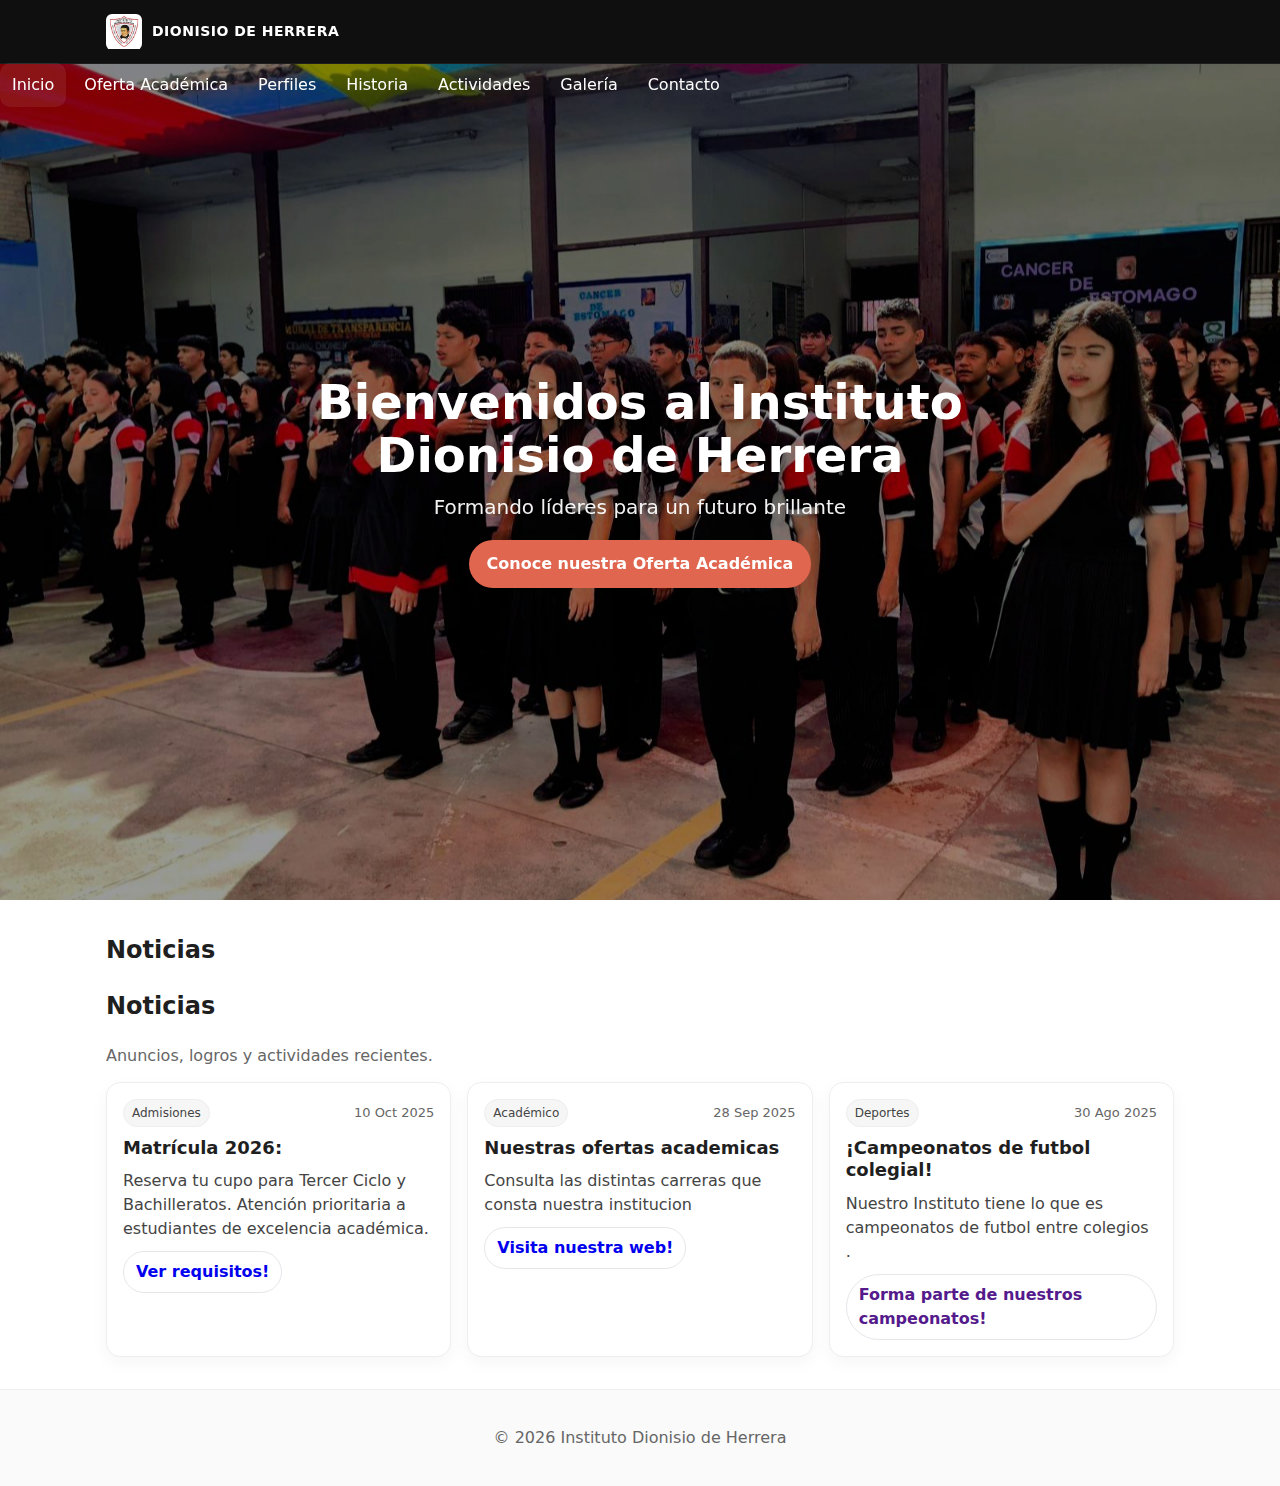
<file: index.html>
<!DOCTYPE html>
<html lang="es">
<head>
  <meta charset="utf-8" />
  <meta name="viewport" content="width=device-width, initial-scale=1" />
  <title>Instituto Dionisio de Herrera</title>

  <!-- Cambia aquí el nombre de TU imagen de portada si no es "hero-index.jpg" -->
  <style> :root{ --hero-img: url('fondo1.jpg'); } </style>

  <link rel="stylesheet" href="index.css">
</head>
<body>
  <!-- HEADER -->
  <header class="header" role="banner">
    <div class="header-inner">
      <a class="logo" href="index.html">
        <img src="logo.jpg" alt="Instituto Dionisio de Herrera" class="logo-img">
        <span class="logo-text">DIONISIO DE HERRERA</span>
      </a>

      <button id="menuBtn" class="menu-btn" aria-expanded="false" aria-controls="menu" aria-label="Abrir menú">
        ☰ Menú
      </button>
    </div>

    <!-- MENÚ -->
    <nav id="menu" class="menu" aria-hidden="true">
      <ul>
        <li><a href="index.html" aria-current="page">Inicio</a></li>
        <li><a href="oferta.html">Oferta Académica</a></li>
        <li><a href="perfil.html">Perfiles</a></li>
        <li><a href="historia.html">Historia</a></li>
        <li><a href="actividades.html">Actividades</a></li>
        <li><a href="galeria.html">Galería</a></li>
        <li><a href="contacto.html">Contacto</a></li>
      </ul>
    </nav>
  </header>

  <!-- HERO con slideshow -->
<section id="hero" class="hero" role="region" aria-label="Bienvenida">
  <!-- capas de fondo para el crossfade -->
  <div class="hero-bg hero-bg-a"></div>
  <div class="hero-bg hero-bg-b"></div>

  <div class="hero-overlay"></div>
  <div class="hero-content">
    <h1>Bienvenidos al Instituto<br>Dionisio de Herrera</h1>
    <p>Formando líderes para un futuro brillante</p>
    <a class="btn" href="oferta.html">Conoce nuestra Oferta Académica</a>
  </div>
</section>

  <!-- CONTENIDO -->
  <main class="main">
    <!-- Tu contenido de inicio -->
    <h2>Noticias</h2>
    <section class="news" aria-label="Noticias del Instituto">
  <div class="news-header">
    <h2>Noticias</h2>
    <p class="news-sub">Anuncios, logros y actividades recientes.</p>
  </div>

  <div class="news-grid" id="newsGrid">
    <!-- Ejemplos: cambia títulos, textos, fechas y enlaces -->
    <article class="news-card" data-date="2025-10-10" data-cat="Admisiones">
      <div class="news-meta">
        <span class="badge">Admisiones</span>
        <time datetime="2025-10-10">10 Oct 2025</time>
      </div>
      <h3>Matrícula 2026:</h3>
      <p>Reserva tu cupo para Tercer Ciclo y Bachilleratos. Atención prioritaria a estudiantes de excelencia académica.</p>
      <a class="btn-link" href="perfil.html">Ver requisitos!</a>
    </article>

    <article class="news-card" data-date="2025-09-28" data-cat="Académico">
      <div class="news-meta">
        <span class="badge">Académico</span>
        <time datetime="2025-09-28">28 Sep 2025</time>
      </div>
      <h3>Nuestras ofertas academicas</h3>
      <p>Consulta las distintas carreras que consta nuestra institucion</p>
      <a class="btn-link" href="oferta.html" target="_blank" rel="noopener">Visita nuestra web!</a>
    </article>

  
    <article class="news-card" data-date="2025-08-30" data-cat="Deportes">
      <div class="news-meta">
        <span class="badge">Deportes</span>
        <time datetime="2025-08-30">30 Ago 2025</time>
      </div>
      <h3>¡Campeonatos de futbol colegial!</h3>
      <p>Nuestro Instituto tiene lo que es campeonatos de futbol entre colegios .</p>
      <a class="btn-link" href="">Forma parte de nuestros campeonatos!</a>
    </article>

    
  </main>

  <!-- FOOTER -->
  <footer class="footer">
    <p>&copy; <span id="year"></span> Instituto Dionisio de Herrera</p>
  </footer>

  <script src="index.js"></script>
</body>
</html>
</file>
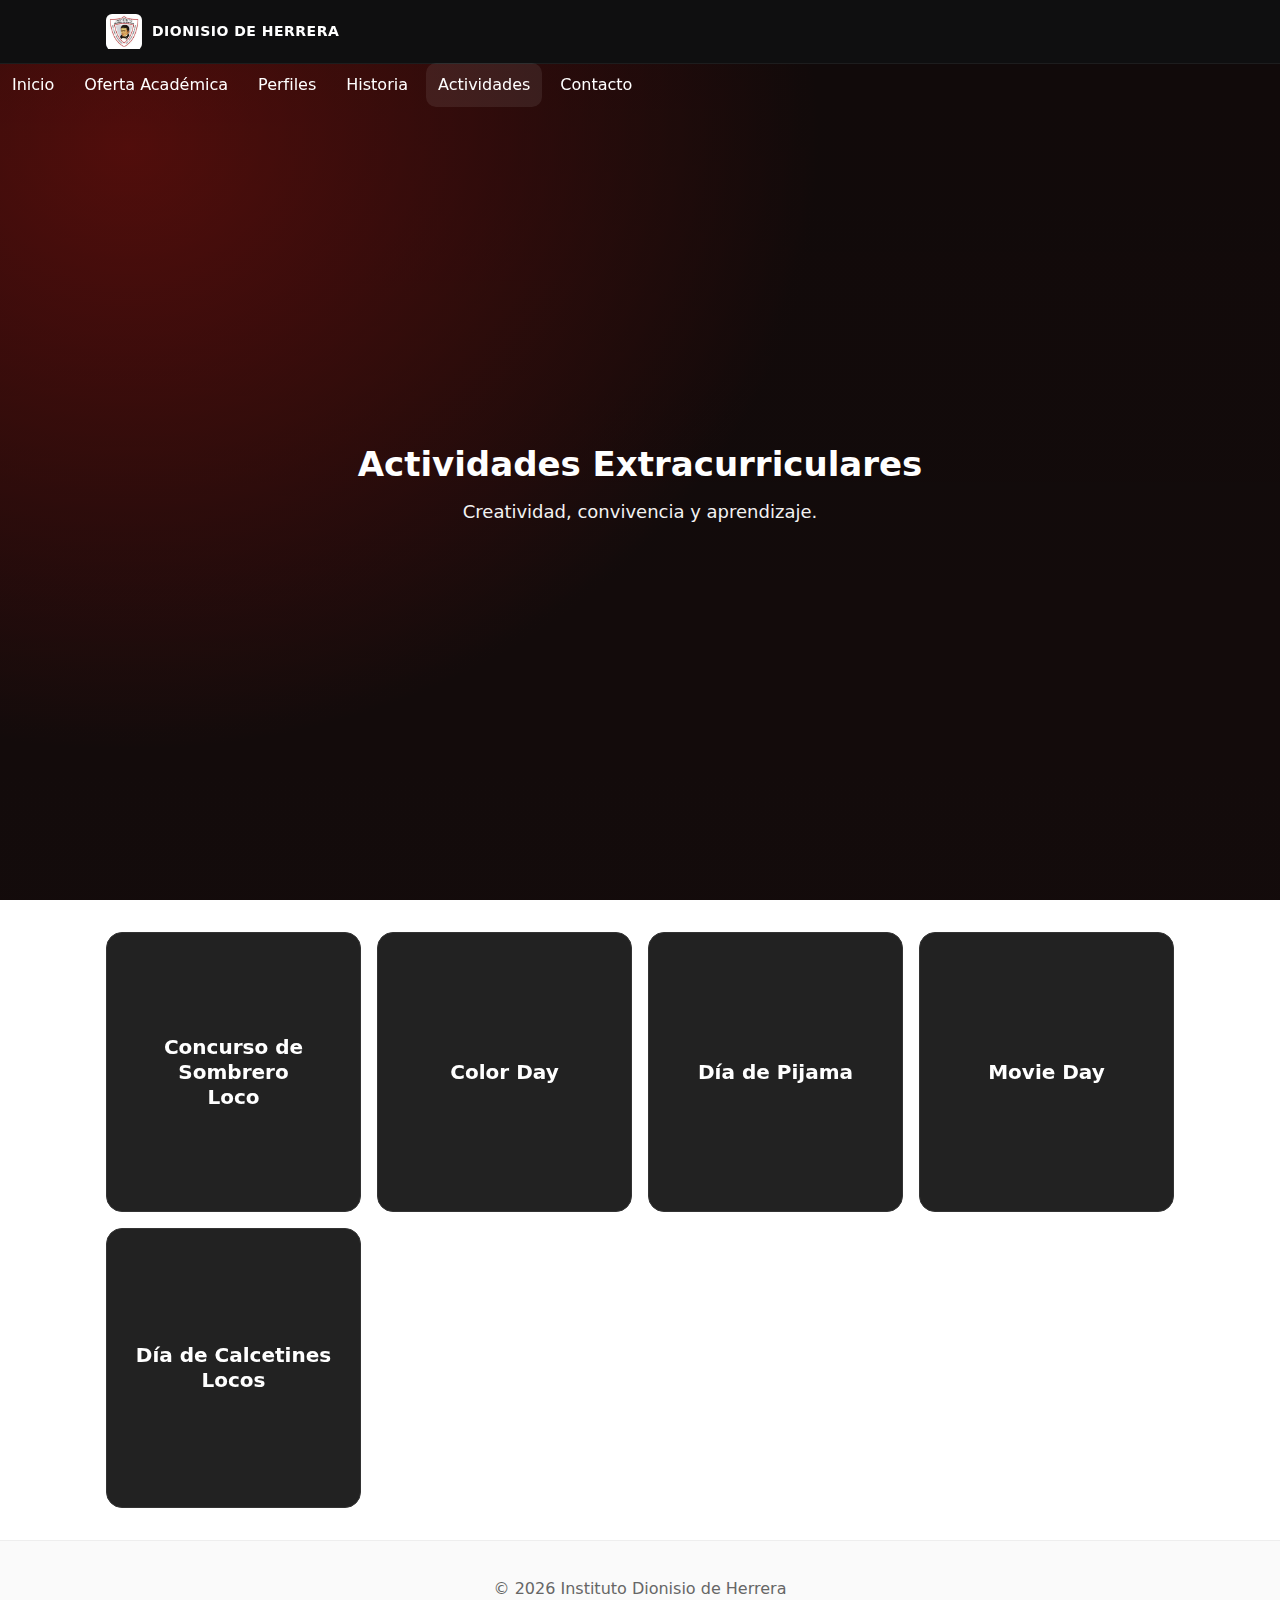
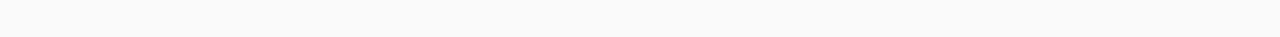
<file: actividades.html>
<!DOCTYPE html>
<html lang="es">
<head>
  <meta charset="utf-8" />
  <meta name="viewport" content="width=device-width, initial-scale=1" />
  <title>Actividades — Instituto Dionisio de Herrera</title>
  <link rel="stylesheet" href="actividades.css">
</head>
<body>
  <!-- HEADER -->
  <header class="header" role="banner">
    <div class="header-inner">
      <a class="logo" href="index.html">
        <img src="logo.jpg" alt="Instituto Dionisio de Herrera" class="logo-img">
        <span class="logo-text">DIONISIO DE HERRERA</span>
      </a>
      <button id="menuBtn" class="menu-btn" aria-expanded="false" aria-controls="menu" aria-label="Abrir menú">☰ Menú</button>
    </div>
    <nav id="menu" class="menu" aria-hidden="true">
      <ul>
        <li><a href="index.html">Inicio</a></li>
        <li><a href="oferta.html">Oferta Académica</a></li>
        <li><a href="perfil.html">Perfiles</a></li>
        <li><a href="historia.html">Historia</a></li>
        <li><a href="actividades.html" aria-current="page">Actividades</a></li>
        <li><a href="contacto.html">Contacto</a></li>
      </ul>
    </nav>
  </header>

  <!-- HERO -->
  <section id="hero" class="hero" aria-label="Creatividad y Aprendizaje">
    <div class="hero-overlay"></div>
    <div class="hero-content">
      <h1>Actividades Extracurriculares</h1>
      <p>Creatividad, convivencia y aprendizaje.</p>
    </div>
  </section>

  <!-- TARJETAS (flip 3D) -->
  <main class="main">
    <section class="cards" aria-label="Tarjetas de actividades">
      <div class="grid" id="cardsGrid">
        <!-- Sombrero -->
        <article class="flip-card" tabindex="0" aria-label="Concurso de Sombrero Loco. Tocar para ver detalles.">
          <div class="flip-inner">
            <div class="flip-front"><h3>Concurso de Sombrero<br>Loco</h3></div>
            <div class="flip-back">
              <img src="sombrero.jpg" alt="Concurso de Sombrero Loco" loading="lazy">
              <p>Premios a la originalidad y reciclaje.</p>
              <span class="tag">Cultura y Recreación</span>
            </div>
          </div>
        </article>

        <!-- Color Day -->
        <article class="flip-card" tabindex="0" aria-label="Color Day. Tocar para ver detalles.">
          <div class="flip-inner">
            <div class="flip-front"><h3>Color Day</h3></div>
            <div class="flip-back">
              <img src="colo.jpg" alt="Color Day" loading="lazy">
              <p>Ropa casual. Aporte para proyectos estudiantiles.</p>
              <span class="tag">Convivencia</span>
            </div>
          </div>
        </article>

        <!-- Pijama -->
        <article class="flip-card" tabindex="0" aria-label="Día de Pijama. Tocar para ver detalles.">
          <div class="flip-inner">
            <div class="flip-front"><h3>Día de Pijama</h3></div>
            <div class="flip-back">
              <img src="pijama.jpg" alt="Día de Pijama" loading="lazy">
              <p>Estilos cómodos y creativos. Jornada divertida.</p>
              <span class="tag">Convivencia</span>
            </div>
          </div>
        </article>

        <!-- Movie Day -->
        <article class="flip-card" tabindex="0" aria-label="Movie Day. Tocar para ver detalles.">
          <div class="flip-inner">
            <div class="flip-front"><h3>Movie Day</h3></div>
            <div class="flip-back">
              <img src="movie.jpg" alt="Movie Day" loading="lazy">
              <p>Proyección con reflexión guiada.</p>
              <span class="tag">Cine-Foro</span>
            </div>
          </div>
        </article>

        <!-- Calcetines Locos -->
        <article class="flip-card" tabindex="0" aria-label="Día de Calcetines Locos. Tocar para ver detalles.">
          <div class="flip-inner">
            <div class="flip-front"><h3>Día de Calcetines<br>Locos</h3></div>
            <div class="flip-back">
              <img src="cal.jpg" alt="Día de Calcetines Locos" loading="lazy">
              <p>Combina colores y patrones fuera de serie.</p>
              <span class="tag">Cultura y Recreación</span>
            </div>
          </div>
        </article>
      </div>
    </section>
  </main>

  <!-- LIGHTBOX -->
  <div id="lightbox" class="lightbox" aria-hidden="true" role="dialog" aria-label="Imagen de actividad">
    <img id="lightboxImg" alt="">
    <button class="lightbox-close" aria-label="Cerrar">×</button>
  </div>

  <footer class="footer">
    <p>&copy; <span id="year"></span> Instituto Dionisio de Herrera</p>
  </footer>

  <script src="actividades.js"></script>
</body>
</html>
</file>
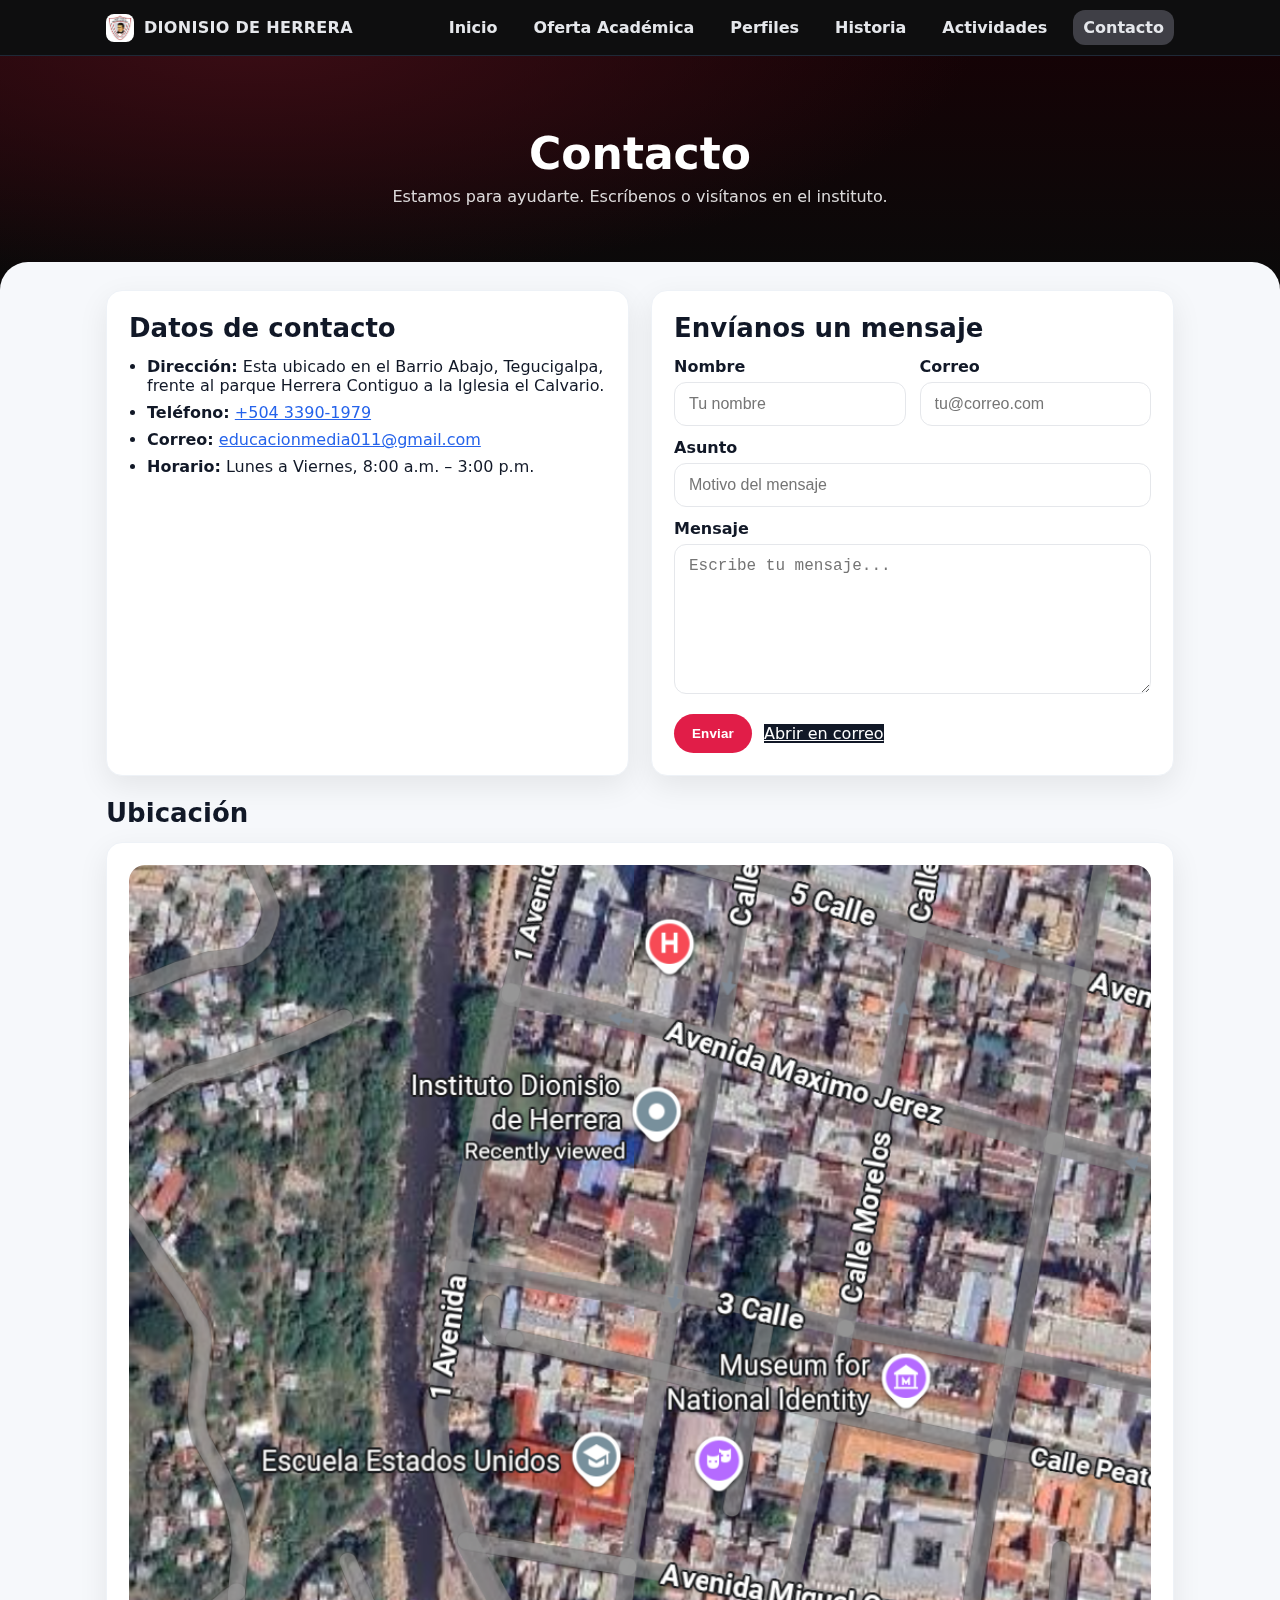
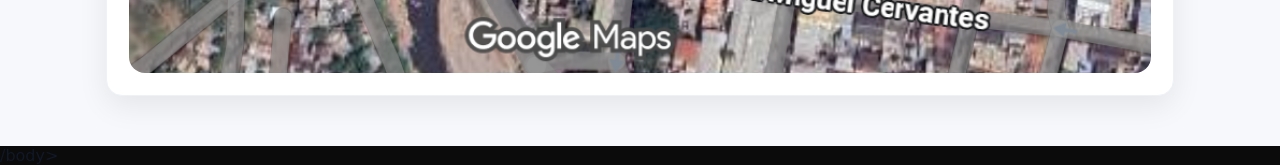
<file: contacto.html>
<!DOCTYPE html>
<html lang="es">
<head>
  <meta charset="utf-8" />
  <meta name="viewport" content="width=device-width,initial-scale=1" />
  <title>Contacto — Instituto Dionisio de Herrera</title>

  <!-- ====== ESTILOS ====== -->
  <style>
    :root{
      --bg:#0b0b0b;            /* fondo global oscuro detrás del héroe */
      --grad1:#150306;         /* rojo oscuro superior */
      --grad2:#0a0a0a;         /* negro inferior */
      --page:#f6f8fb;          /* fondo de página bajo el héroe */
      --card:#ffffff;          /* tarjetas */
      --text:#111827;          /* texto principal */
      --muted:#6b7280;
      --link:#2563eb;
      --ring:#e5e7eb;
      --red:#e11d48;           /* acento */
      --red-700:#b51238;
      --radius:16px;
    }
    *{box-sizing:border-box}
    html,body{margin:0;padding:0}
    body{font-family:system-ui,-apple-system,"Segoe UI",Roboto,Arial,sans-serif;background:var(--bg);color:var(--text)}

    /* ====== NAVBAR BÁSICO ====== */
    .nav{
      position:sticky; top:0; z-index:50;
      background:#0f0f10ee; backdrop-filter:saturate(1.2) blur(6px);
      border-bottom:1px solid #1f2937;
    }
    .nav-inner{
      max-width:1100px;margin:auto;display:flex;align-items:center;gap:18px;
      padding:10px 16px;color:#e5e7eb;
    }
    .brand{display:flex;align-items:center;gap:10px;font-weight:800;letter-spacing:.3px}
    .brand img{width:28px;height:28px;border-radius:8px;display:block}
    .menu{display:flex;gap:16px;margin-left:auto}
    .menu a{
      color:#e5e7eb;text-decoration:none;padding:8px 10px;border-radius:12px;font-weight:600
    }
    .menu a.active{background:#3f3f46}

    /* ====== HERO ====== */
    .hero{
      background: radial-gradient(1200px 420px at 20% -10%, #3b0d15 0%, transparent 60%),
                  linear-gradient(180deg,var(--grad1) 0%, var(--grad2) 100%);
      color:#fff; text-align:center; padding:72px 16px 84px;
    }
    .hero h1{margin:0 0 8px 0; font-size: clamp(28px, 4vw, 44px)}
    .hero p{margin:0; opacity:.85}

    /* ====== CONTENIDO ====== */
    .page{
      background:var(--page);
      border-top-left-radius:28px;border-top-right-radius:28px;
      margin-top:-28px;
      padding:28px 0 50px 0;
    }
    .wrap{max-width:1100px;margin:auto;padding:0 16px}

    .grid{display:grid;gap:22px}
    @media (min-width: 920px){ .grid-2{grid-template-columns: 1fr 1fr} }

    .card{
      background:var(--card); border-radius:var(--radius);
      box-shadow:0 10px 30px rgba(0,0,0,.08);
      border:1px solid #eef2f7; padding:22px;
    }
    h2{margin:0 0 14px 0; font-size: clamp(22px,2.5vw,26px)}
    ul{margin:0;padding-left:18px}
    li{margin:8px 0}
    a{color:var(--link)}
    .muted{color:var(--muted)}

    /* ====== FORM ====== */
    label{display:block;font-weight:700;margin-bottom:6px}
    input, textarea{
      width:100%; background:#fff; border:1px solid var(--ring);
      border-radius:12px; padding:12px 14px; font-size:16px; outline:none;
      transition:border-color .2s, box-shadow .2s;
    }
    input:focus, textarea:focus{border-color:var(--red);box-shadow:0 0 0 4px rgba(225,29,72,.12)}
    textarea{min-height:150px;resize:vertical}
    .grid-mini{display:grid;gap:14px}
    @media (min-width:700px){ .grid-mini{grid-template-columns:1fr 1fr} }
    .row{margin-top:12px}
    .footnote{font-size:12px;color:var(--muted);margin-top:6px}

    .actions{margin-top:16px;display:flex;gap:12px;align-items:center;flex-wrap:wrap}
    button{
      border:0;background:var(--red);color:#fff;font-weight:800;letter-spacing:.2px;
      padding:12px 18px;border-radius:999px;cursor:pointer
    }
    button:disabled{opacity:.7;cursor:not-allowed}
    .ghost{background:#111827;color:#fff}
    .ok{color:#047857;font-weight:700}
    .err{color:#b91c1c;font-weight:700}

    /* honeypot oculto */
    .hp{position:absolute;left:-9999px;top:-9999px;height:0;width:0;overflow:hidden}

    /* ====== MAPA ====== */
    .map a img{width:100%;height:auto;display:block;border-radius:16px}
  </style>
</head>
<body>

  <!-- ===== NAV ===== -->
  <nav class="nav">
    <div class="nav-inner">
      <div class="brand">
        <img src="logo.jpg" alt="Logo">
        <span>DIONISIO DE HERRERA</span>
      </div>
      <div class="menu">
        <a href="index.html">Inicio</a>
        <a href="oferta.html">Oferta Académica</a>
        <a href="perfiles.html">Perfiles</a>
        <a href="historia.html">Historia</a>
        <a href="actividades.html">Actividades</a>
        <a class="active" href="contacto.html">Contacto</a>
      </div>
    </div>
  </nav>

  <!-- ===== HERO ===== -->
  <header class="hero">
    <h1>Contacto</h1>
    <p>Estamos para ayudarte. Escríbenos o visítanos en el instituto.</p>
  </header>

  <!-- ===== CUERPO ===== -->
  <main class="page">
    <div class="wrap grid grid-2">

      <!-- Columna izquierda: Datos -->
      <section class="card">
        <h2>Datos de contacto</h2>
        <ul>
          <li><strong>Dirección:</strong> Esta ubicado en el Barrio Abajo, Tegucigalpa, frente al parque Herrera Contiguo a la Iglesia el Calvario.</li>
          <li><strong>Teléfono:</strong> <a href="tel:+50433901979">+504 3390-1979</a></li>
          <li><strong>Correo:</strong> <a id="mailLink" href="https://mail.google.com/mail/?view=cm&fs=1&to=educacionmedia011@gmail.com&su=Consulta&body=Hola%2C%20...">educacionmedia011@gmail.com</a></li>
          <li><strong>Horario:</strong> Lunes a Viernes, 8:00 a.m. – 3:00 p.m.</li>
        </ul>
      </section>

      <!-- Columna derecha: Formulario -->
      <section class="card">
        <h2>Envíanos un mensaje</h2>

        <form id="contactForm" autocomplete="on">
          <div class="grid-mini">
            <div>
              <label for="name">Nombre</label>
              <input id="name" name="name" type="text" placeholder="Tu nombre" required />
            </div>
            <div>
              <label for="email">Correo</label>
              <input id="email" name="email" type="email" placeholder="tu@correo.com" required />
            </div>
          </div>

          <div class="row">
            <label for="subject">Asunto</label>
            <input id="subject" name="subject" type="text" placeholder="Motivo del mensaje" required />
          </div>

          <div class="row">
            <label for="message">Mensaje</label>
            <textarea id="message" name="message" placeholder="Escribe tu mensaje..." required></textarea>
          </div>

          <!-- Honeypot -->
          <input class="hp" type="text" id="website" name="website" tabindex="-1" autocomplete="off" />

          <div class="actions">
            <button id="sendBtn" type="submit">Enviar</button>
            <a id="mailtoBackup" class="ghost" href="#">Abrir en correo</a>
            <span id="status" class="footnote"></span>
          </div>

          
        </form>
      </section>
    </div>

    <!-- Ubicación -->
    <div class="wrap" style="margin-top:22px">
      <h2>Ubicación</h2>
      <div class="card">
        <div class="map">
          <a href="https://maps.app.goo.gl/5n1TH4jSk6r3T9AJA" target="_blank" rel="noopener">
            <picture>
              <source srcset="mapa-ubicacion.webp" type="image/webp">
              <img
                src="mapa-ubicacion.jpg"
                alt="Mapa — CEMNG Dionisio de Herrera"
                loading="lazy"
                onerror="this.onerror=null; this.src='mapa-ubicacion.jpg';"
              />
            </picture>
          </a>
        </div>
      </div>
    </div>
  </main>

  <!-- ===== SCRIPTS ===== -->

  <!-- EmailJS (opcional para envío automático sin backend) -->
 <!-- SIN EmailJS: solo Gmail Compose -->
<script>
  // Correo del instituto
  const INSTITUTO_EMAIL = "educacionmedia011@gmail.com";

  // Enlace de la tarjeta izquierda (Correo:)
  const mailLink = document.getElementById("mailLink");
  if (mailLink) {
    // Si prefieres SOLO mailto, usa: mailLink.href = "mailto:" + INSTITUTO_EMAIL;
    const defaultSubject = encodeURIComponent("Consulta");
    const defaultBody    = encodeURIComponent("Hola, ...");
    mailLink.textContent = INSTITUTO_EMAIL;
    mailLink.href = `https://mail.google.com/mail/?view=cm&fs=1&to=${encodeURIComponent(INSTITUTO_EMAIL)}&su=${defaultSubject}&body=${defaultBody}&tf=1`;
    mailLink.target = "_blank";
    mailLink.rel = "noopener";
  }

  // Referencias del formulario
  const form         = document.getElementById("contactForm");
  const sendBtn      = document.getElementById("sendBtn");
  const statusEl     = document.getElementById("status");
  const mailtoBackup = document.getElementById("mailtoBackup");

  // Construye la URL de Gmail Compose con los datos del formulario
  function buildGmailComposeURL() {
    const name    = encodeURIComponent(document.getElementById("name").value || "");
    const email   = encodeURIComponent(document.getElementById("email").value || "");
    const subject = encodeURIComponent(document.getElementById("subject").value || "Consulta");
    const message = encodeURIComponent(document.getElementById("message").value || "Hola, ...");

    const body =
      `Nombre: ${name}%0D%0A` +
      `Correo: ${email}%0D%0A%0D%0A` +
      `Mensaje:%0D%0A${message}`;

    return `https://mail.google.com/mail/?view=cm&fs=1&to=${encodeURIComponent(INSTITUTO_EMAIL)}&su=${subject}&body=${body}&tf=1`;
  }

  // Botón “Abrir en correo”
  function updateComposeLink() {
    if (mailtoBackup) mailtoBackup.href = buildGmailComposeURL();
  }
  ["name","email","subject","message"].forEach(id=>{
    const el = document.getElementById(id);
    if (el) el.addEventListener("input", updateComposeLink);
  });
  updateComposeLink();

  // Enviar = abrir Gmail Compose
  form.addEventListener("submit", (e)=>{
    e.preventDefault();
    // Honeypot anti-bots
    if (document.getElementById("website")?.value.trim()) {
      statusEl.textContent = "Detectamos actividad sospechosa."; statusEl.className = "err"; return;
    }
    sendBtn.disabled = true;
    statusEl.textContent = "Abriendo Gmail…"; statusEl.className = "ok";
    window.open(buildGmailComposeURL(), "_blank");
    sendBtn.disabled = false;
  });
</script>

/body>
</html>
</file>
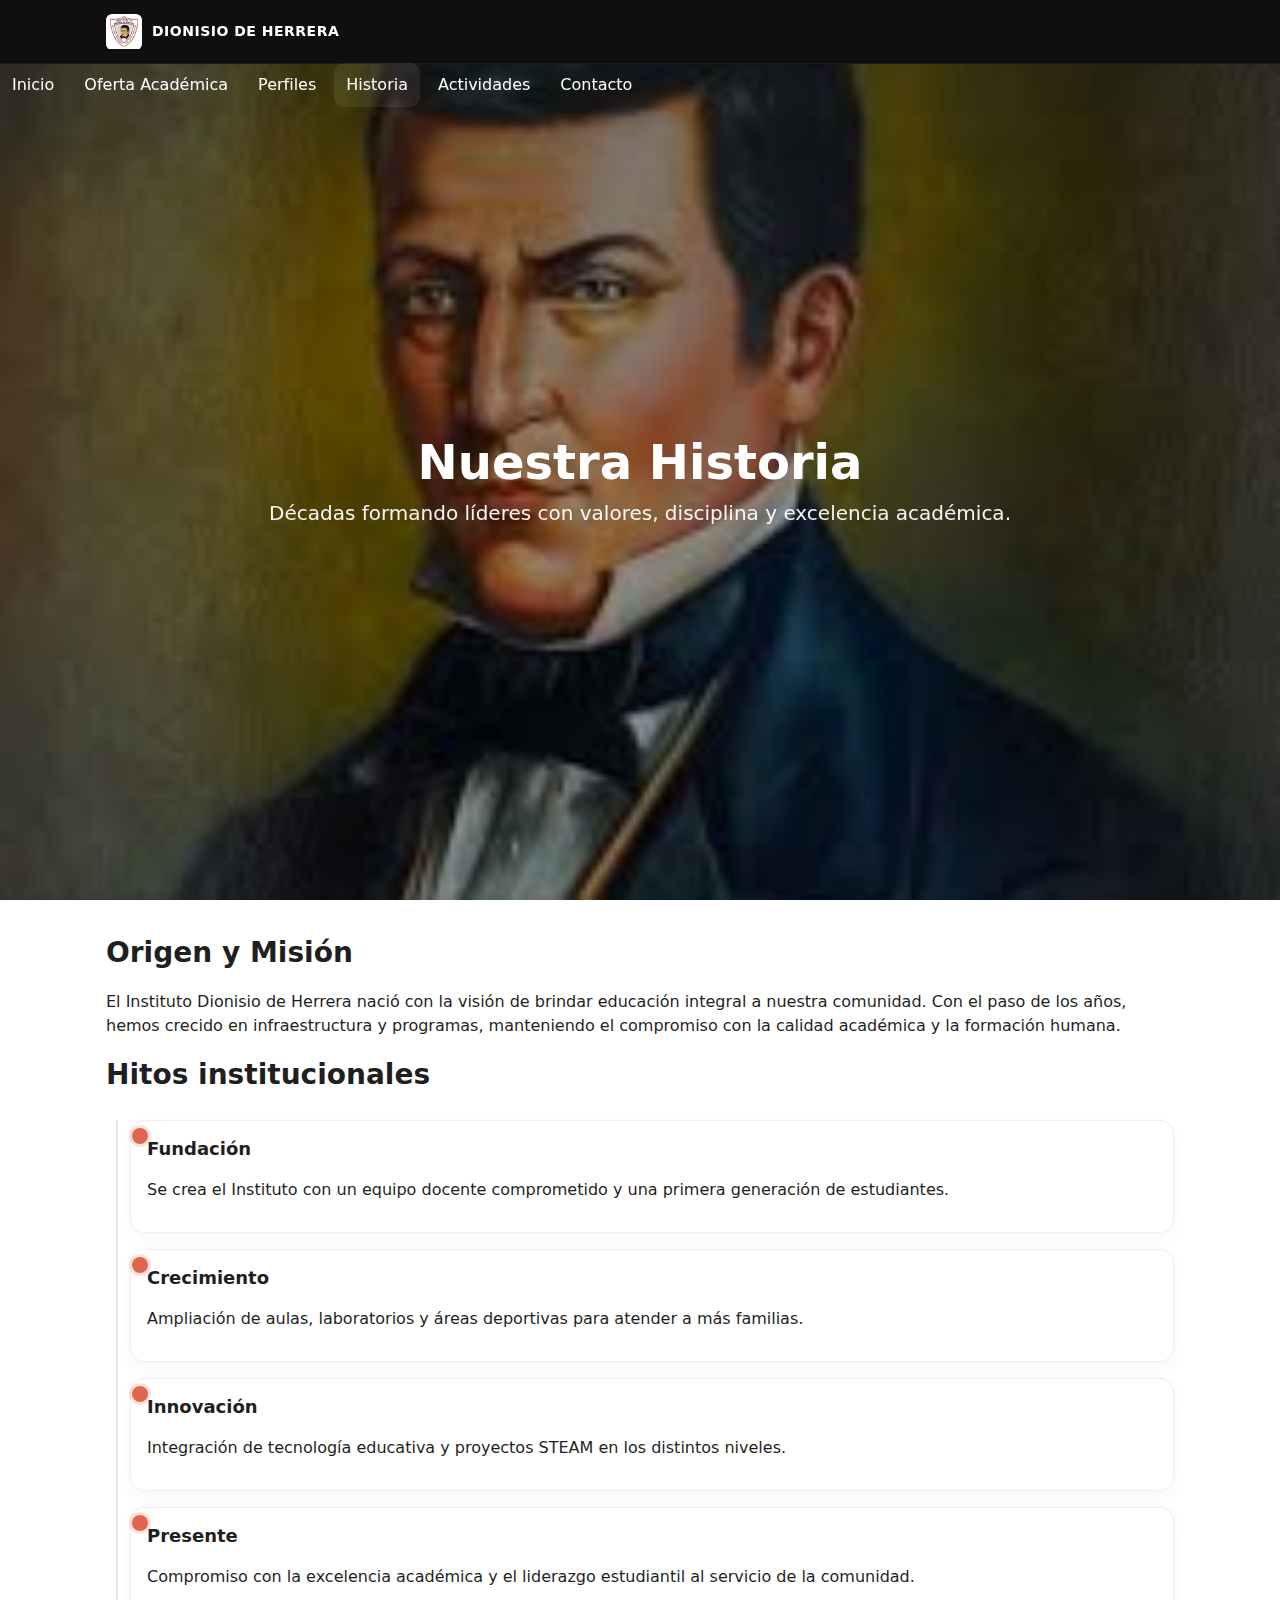
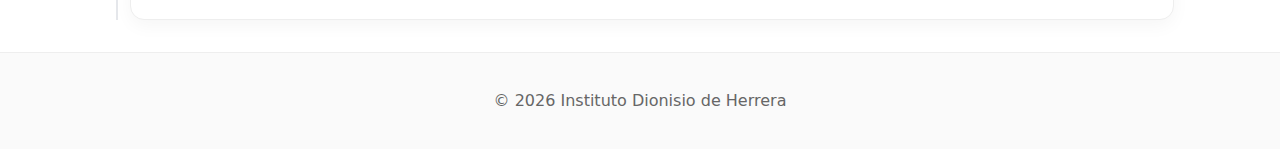
<file: historia.html>
<!DOCTYPE html>
<html lang="es">
<head>
  <meta charset="utf-8" />
  <meta name="viewport" content="width=device-width, initial-scale=1" />
  <title>Historia — Instituto Dionisio de Herrera</title>
  <link rel="stylesheet" href="historia.css">
</head>
<body>
  <!-- HEADER -->
  <header class="header" role="banner">
    <div class="header-inner">
      <a class="logo" href="index.html">
        <img src="logo.jpg" alt="Instituto Dionisio de Herrera" class="logo-img">
        <span class="logo-text">DIONISIO DE HERRERA</span>
      </a>
      <button id="menuBtn" class="menu-btn" aria-expanded="false" aria-controls="menu" aria-label="Abrir menú">
        ☰ Menú
      </button>
    </div>

    <!-- MENÚ (sin Galería) -->
    <nav id="menu" class="menu" aria-hidden="true">
      <ul>
        <li><a href="index.html">Inicio</a></li>
        <li><a href="oferta.html">Oferta Académica</a></li>
        <li><a href="perfil.html">Perfiles</a></li>
        <li><a href="historia.html" aria-current="page">Historia</a></li>
        <li><a href="actividades.html">Actividades</a></li>
        <li><a href="contacto.html">Contacto</a></li>
      </ul>
    </nav>
  </header>

  <!-- HERO con slideshow -->
  <section id="hero" class="hero" role="region" aria-label="Historia del Instituto">
    <!-- capas de fondo para el crossfade -->
    <div class="hero-bg hero-bg-a"></div>
    <div class="hero-bg hero-bg-b"></div>

    <div class="hero-overlay"></div>
    <div class="hero-content">
      <h1>Nuestra Historia</h1>
      <p>Décadas formando líderes con valores, disciplina y excelencia académica.</p>
    </div>
  </section>

  <!-- CONTENIDO -->
  <main class="main">
    <section class="intro">
      <h2>Origen y Misión</h2>
      <p>
        El Instituto Dionisio de Herrera nació con la visión de brindar educación integral
        a nuestra comunidad. Con el paso de los años, hemos crecido en infraestructura y
        programas, manteniendo el compromiso con la calidad académica y la formación humana.
      </p>
    </section>

    <section class="timeline" aria-label="Línea del tiempo">
      <h2>Hitos institucionales</h2>
      <ol class="tl">
        <li>
          <div class="tl-dot"></div>
          <div class="tl-card">
            <h3>Fundación</h3>
            <p>Se crea el Instituto con un equipo docente comprometido y una primera generación de estudiantes.</p>
          </div>
        </li>
        <li>
          <div class="tl-dot"></div>
          <div class="tl-card">
            <h3>Crecimiento</h3>
            <p>Ampliación de aulas, laboratorios y áreas deportivas para atender a más familias.</p>
          </div>
        </li>
        <li>
          <div class="tl-dot"></div>
          <div class="tl-card">
            <h3>Innovación</h3>
            <p>Integración de tecnología educativa y proyectos STEAM en los distintos niveles.</p>
          </div>
        </li>
        <li>
          <div class="tl-dot"></div>
          <div class="tl-card">
            <h3>Presente</h3>
            <p>Compromiso con la excelencia académica y el liderazgo estudiantil al servicio de la comunidad.</p>
          </div>
        </li>
      </ol>
    </section>
  </main>

  <!-- FOOTER -->
  <footer class="footer">
    <p>&copy; <span id="year"></span> Instituto Dionisio de Herrera</p>
  </footer>

  <script src="historia.js"></script>
</body>
</html>
</file>
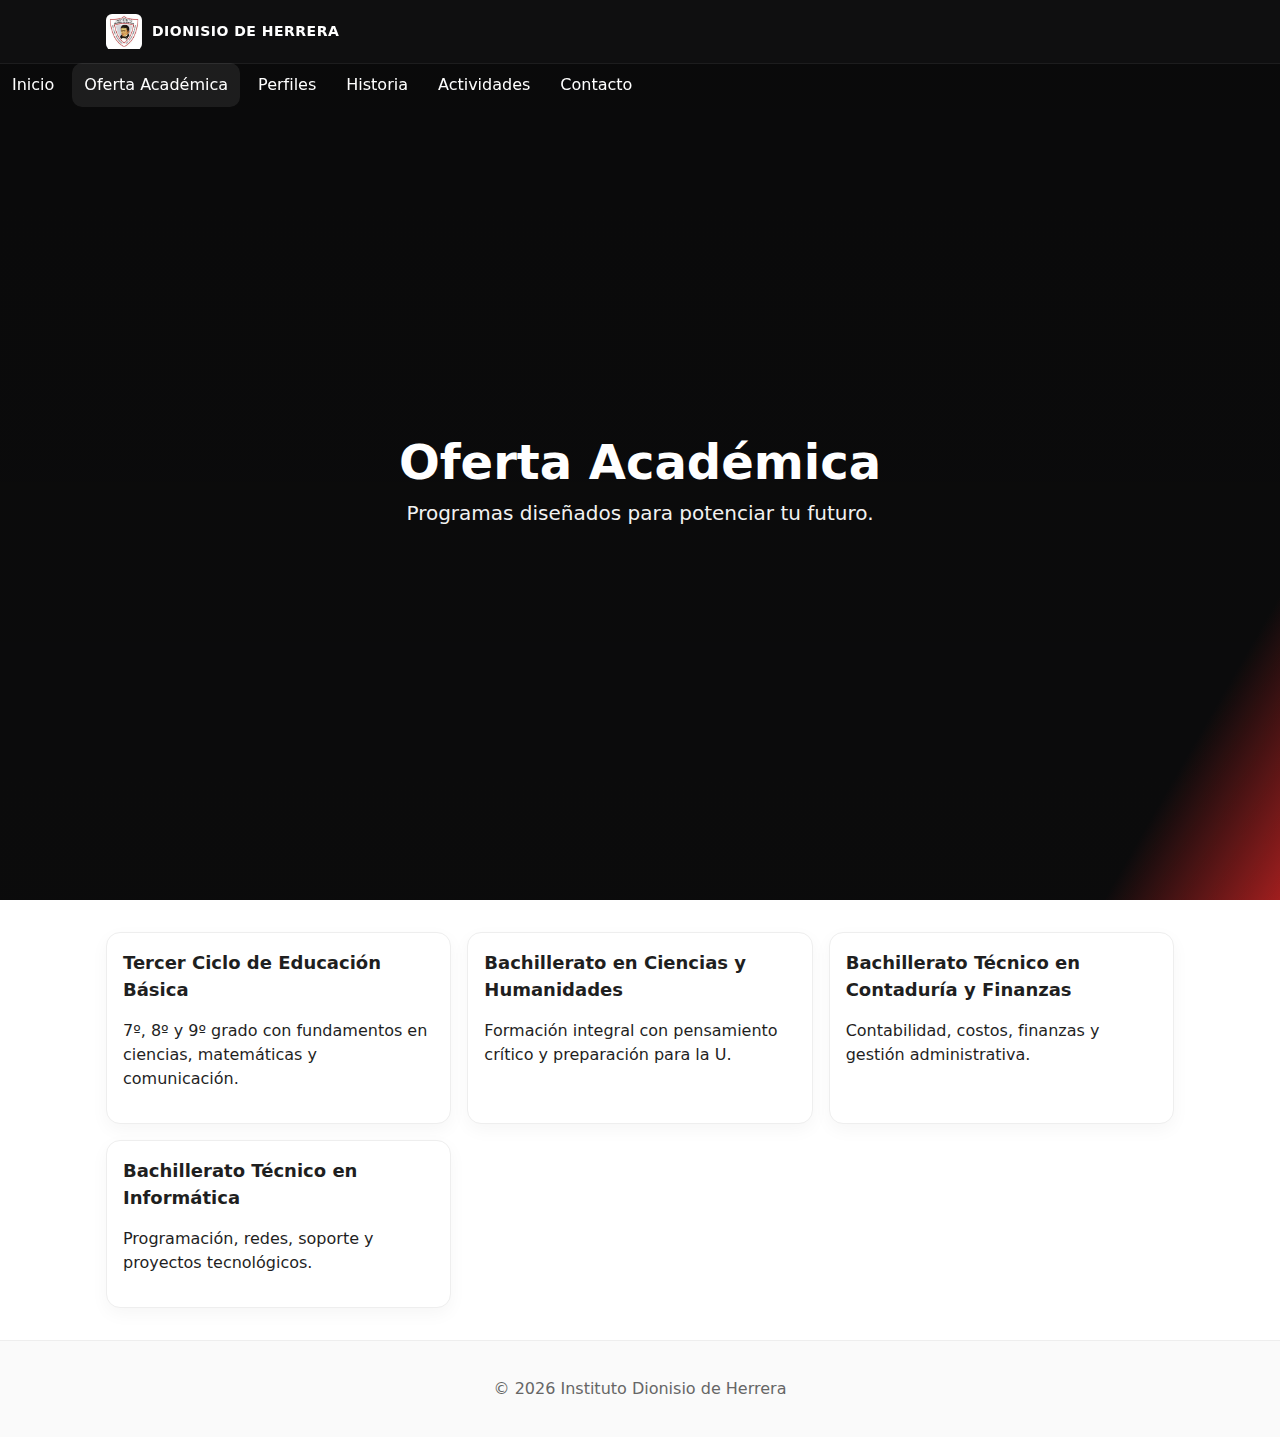
<file: oferta.html>
<!DOCTYPE html>
<html lang="es">
<head>
  <meta charset="utf-8" />
  <meta name="viewport" content="width=device-width, initial-scale=1" />
  <title>Oferta Académica — Instituto Dionisio de Herrera</title>

  <!-- Cambia aquí el nombre de tu imagen de portada si no es "hero-oferta.jpg" -->
  <style>:root{ --hero-img: url('.jpg'); }</style>

  <link rel="stylesheet" href="oferta.css">
</head>
<body>
  <!-- HEADER -->
  <header class="header" role="banner">
    <div class="header-inner">
      <a class="logo" href="index.html">
        <img src="logo.jpg" alt="Instituto Dionisio de Herrera" class="logo-img">
        <span class="logo-text">DIONISIO DE HERRERA</span>
      </a>
      <button id="menuBtn" class="menu-btn" aria-expanded="false" aria-controls="menu" aria-label="Abrir menú">
        ☰ Menú
      </button>
    </div>

    <!-- MENÚ (sin Galería) -->
    <nav id="menu" class="menu" aria-hidden="true">
      <ul>
        <li><a href="index.html">Inicio</a></li>
        <li><a href="oferta.html" aria-current="page">Oferta Académica</a></li>
        <li><a href="perfil.html">Perfiles</a></li>
        <li><a href="historia.html">Historia</a></li>
        <li><a href="actividades.html">Actividades</a></li>
        <li><a href="contacto.html">Contacto</a></li>
      </ul>
    </nav>
  </header>

  <!-- HERO -->
  <section id="hero" class="hero" role="region" aria-label="Oferta Académica">
    <div class="hero-overlay"></div>
    <div class="hero-content">
      <h1>Oferta Académica</h1>
      <p>Programas diseñados para potenciar tu futuro.</p>
    </div>
  </section>

  <!-- CONTENIDO -->
  <main class="main">
    <section class="programas">
      <div class="grid">
        <article class="card">
          <h3>Tercer Ciclo de Educación Básica</h3>
          <p>7º, 8º y 9º grado con fundamentos en ciencias, matemáticas y comunicación.</p>
        </article>
        <article class="card">
          <h3>Bachillerato en Ciencias y Humanidades</h3>
          <p>Formación integral con pensamiento crítico y preparación para la U.</p>
        </article>
        <article class="card">
          <h3>Bachillerato Técnico en Contaduría y Finanzas</h3>
          <p>Contabilidad, costos, finanzas y gestión administrativa.</p>
        </article>
        <article class="card">
          <h3>Bachillerato Técnico en Informática</h3>
          <p>Programación, redes, soporte y proyectos tecnológicos.</p>
        </article>
      </div>
    </section>
  </main>

  <!-- FOOTER -->
  <footer class="footer">
    <p>&copy; <span id="year"></span> Instituto Dionisio de Herrera</p>
  </footer>

  <script src="oferta.js"></script>
</body>
</html>
</file>
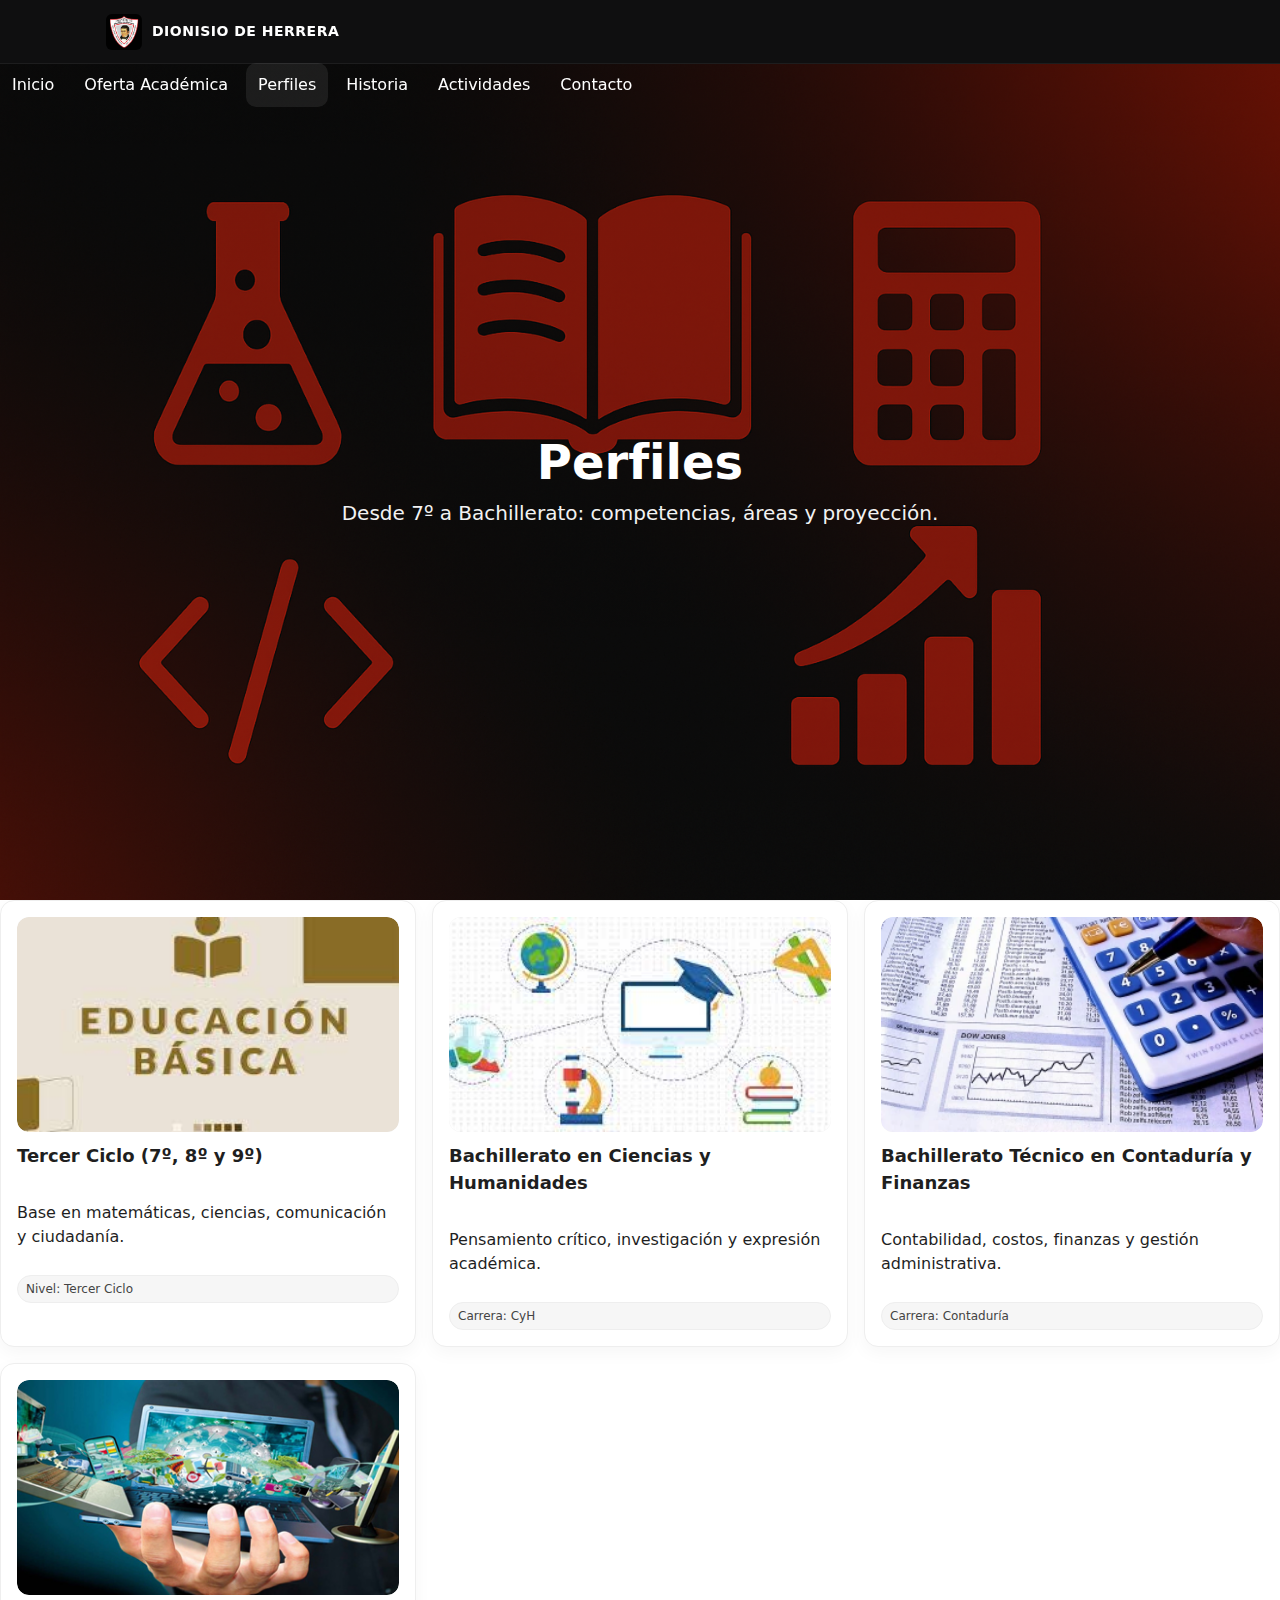
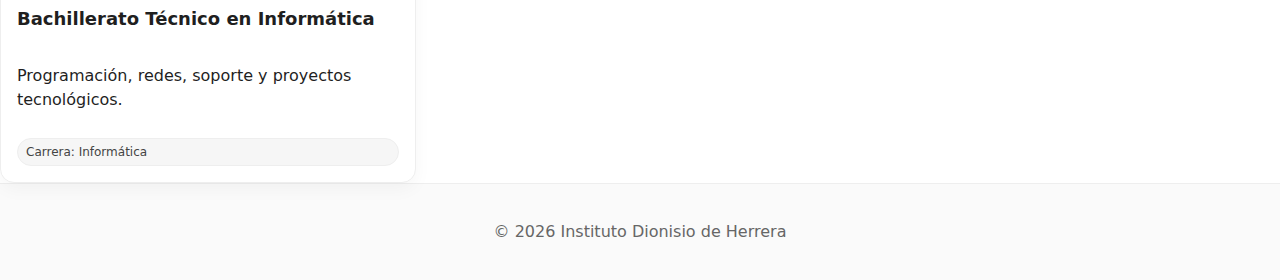
<file: perfil.html>
<!DOCTYPE html>
<html lang="es">
<head>
  <meta charset="utf-8" />
  <meta name="viewport" content="width=device-width, initial-scale=1" />
  <title>Perfiles — Instituto Dionisio de Herrera</title>

  <!-- Cambia aquí el nombre de TU imagen de portada si no es "hero-perfiles.jpg" -->
  <style>:root{ --hero-img: url('perfiles.jpg'); }</style>

  <link rel="stylesheet" href="perfil.css">
</head>
<body>
  <!-- HEADER -->
  <header class="header" role="banner">
    <div class="header-inner">
      <a class="logo" href="index.html">
        <img src="logo2.jpg" alt="Instituto Dionisio de Herrera" class="logo-img">
        <span class="logo-text">DIONISIO DE HERRERA</span>
      </a>
      <button id="menuBtn" class="menu-btn" aria-expanded="false" aria-controls="menu" aria-label="Abrir menú">
        ☰ Menú
      </button>
    </div>

    <!-- MENÚ (sin Galería) -->
    <nav id="menu" class="menu" aria-hidden="true">
      <ul>
        <li><a href="index.html">Inicio</a></li>
        <li><a href="oferta.html">Oferta Académica</a></li>
        <li><a href="perfil.html" aria-current="page">Perfiles</a></li>
        <li><a href="historia.html">Historia</a></li>
        <li><a href="actividades.html">Actividades</a></li>
        <li><a href="contacto.html">Contacto</a></li>
      </ul>
    </nav>
  </header>

 <!-- HERO -->
  <section id="hero" class="hero" role="region" aria-label="Perfiles por carrera">
    <div class="hero-overlay"></div>
    <div class="hero-content">
      <h1>Perfiles</h1>
      <p>Desde 7º a Bachillerato: competencias, áreas y proyección.</p>
    </div>
  </section>

  <!-- CONTENIDO -->
 
   <section class="grid" id="profilesGrid">
  <!-- Tercer Ciclo -->
  <article class="card profile-card" data-level="tercer-ciclo" data-career="tercer-ciclo">
    <div class="thumb-wrap">
      <img class="thumb" src="ciclo.jpg" alt="Estudiantes del Tercer Ciclo" loading="lazy">
    </div>
    <h3>Tercer Ciclo (7º, 8º y 9º)</h3>
    <p>Base en matemáticas, ciencias, comunicación y ciudadanía.</p>
    <span class="badge">Nivel: Tercer Ciclo</span>
  </article>

  <!-- Ciencias y Humanidades -->
  <article class="card profile-card" data-level="bachillerato" data-career="ciencias">
    <div class="thumb-wrap">
      <img class="thumb" src="bch1.jpg" alt="Bachillerato en Ciencias y Humanidades" loading="lazy">
    </div>
    <h3>Bachillerato en Ciencias y Humanidades</h3>
    <p>Pensamiento crítico, investigación y expresión académica.</p>
    <span class="badge">Carrera: CyH</span>
  </article>

  <!-- Contaduría y Finanzas -->
  <article class="card profile-card" data-level="bachillerato" data-career="conta">
    <div class="thumb-wrap">
      <img class="thumb" src="conta1.jpg" alt="Bachillerato Técnico en Contaduría y Finanzas" loading="lazy">
    </div>
    <h3>Bachillerato Técnico en Contaduría y Finanzas</h3>
    <p>Contabilidad, costos, finanzas y gestión administrativa.</p>
    <span class="badge">Carrera: Contaduría</span>
  </article>

  <!-- Informática -->
  <article class="card profile-card" data-level="bachillerato" data-career="info">
    <div class="thumb-wrap">
      <img class="thumb" src="info1.jpg" alt="Bachillerato Técnico en Informática" loading="lazy">
    </div>
    <h3>Bachillerato Técnico en Informática</h3>
    <p>Programación, redes, soporte y proyectos tecnológicos.</p>
    <span class="badge">Carrera: Informática</span>
  </article>


</section>
  </main>

  <!-- FOOTER -->
  <footer class="footer">
    <p>&copy; <span id="year"></span> Instituto Dionisio de Herrera</p>
  </footer>

<script>
 // Altura móvil correcta (quita franjas en teléfonos)
(function(){ function apply(){ document.documentElement.style.setProperty('--vh',(window.innerHeight*0.01)+'px'); }
apply(); window.addEventListener('resize', apply); })();

// Menú móvil
(function(){
  const btn=document.getElementById('menuBtn'), menu=document.getElementById('menu');
  if(!btn||!menu) return;
  const toggle=()=>{ const open=btn.getAttribute('aria-expanded')==='true';
    btn.setAttribute('aria-expanded',String(!open));
    menu.setAttribute('aria-hidden',String(open));
    document.body.classList.toggle('no-scroll',!open);
  };
  btn.addEventListener('click', toggle);
  menu.addEventListener('click', e=>{ if(e.target.tagName==='A'){ btn.setAttribute('aria-expanded','false'); menu.setAttribute('aria-hidden','true'); document.body.classList.remove('no-scroll'); }});
  document.addEventListener('keydown', e=>{ if(e.key==='Escape'){ btn.setAttribute('aria-expanded','false'); menu.setAttribute('aria-hidden','true'); document.body.classList.remove('no-scroll'); }});
  const y=document.getElementById('year'); if(y) y.textContent=new Date().getFullYear();
})();
</script>
</body>
</html>
</file>
<file: index.css>
/* ===== Variables y base ===== */
:root{
  --header-h: 64px;         /* si tu barra es más alta/baja, ajusta 56–72px */
  --brand: #e0664f;
  --bg-dark: #0f0f10;
  --text: #1f1f1f;
}

*{ box-sizing:border-box; }
html, body{ height:100%; }
body{
  margin:0; color:var(--text);
  font-family: system-ui, -apple-system, "Segoe UI", Roboto, Arial, sans-serif;
  line-height:1.5;
}
.no-scroll{ overflow:hidden; }

/* ===== Header ===== */
.header{
  position: sticky; top:0; z-index:1000;
  height: var(--header-h);
  background: var(--bg-dark);
  border-bottom: 1px solid rgba(255,255,255,.06);
}
.header-inner{
  height:100%;
  max-width:1100px;
  margin:0 auto;
  padding:0 16px;
  display:flex;
  align-items:center;
  justify-content:space-between;
  gap:12px;
}
.logo{ display:flex; align-items:center; gap:10px; text-decoration:none; color:#fff; }
.logo-img{ width:36px; height:36px; object-fit:contain; border-radius:6px; }
.logo-text{ font-weight:700; letter-spacing:.5px; font-size:14px; color:#fff; }

.menu-btn{
  border:0; border-radius:999px;
  padding:10px 16px;
  background: var(--brand);
  color:#fff; font-weight:700; cursor:pointer;
}

/* ===== Menú móvil ===== */
.menu{
  position: fixed;
  inset: var(--header-h) 0 auto 0;       /* se abre debajo del header */
  background:#121214;
  transform: translateY(-8px);
  opacity:0; pointer-events:none;
  transition:.25s ease; z-index:999;
  padding: 12px 16px 24px;
}
.menu[aria-hidden="false"]{
  transform: translateY(0);
  opacity:1; pointer-events:auto;
}
.menu ul{ list-style:none; margin:0; padding:0; display:grid; gap:8px; }
.menu a{
  display:block; padding:12px 10px; border-radius:10px;
  text-decoration:none; color:#fff;
}
.menu a:hover, .menu a[aria-current="page"]{ background: rgba(255,255,255,.08); }

/* ===== Menú escritorio ===== */
@media (min-width: 900px){
  .menu{ position: static; inset:auto; background:transparent; transform:none; opacity:1; pointer-events:auto; padding:0; }
  .menu ul{ display:flex; gap:6px; }
  .menu a{ padding:10px 12px; }
  .menu-btn{ display:none; }
}

/* ===== HERO (fix pantalla negra móvil) ===== */
.hero{
  position: relative;
  height:auto !important;                                /* evita height:100vh heredado */
  min-height: calc(100svh - var(--header-h));            /* pantalla útil real */
  display:grid; place-items:center;
  padding: 24px 16px;
  background: #0f0f10 var(--hero-img) center/cover no-repeat;
  box-sizing: border-box;
}

/* Fallback cuando el navegador no soporta 100svh (algunos Android/iOS) */
@supports not (height: 100svh){
  .hero{ min-height: calc(var(--vh, 1vh) * 100 - var(--header-h)); }
}

.hero-overlay{
  position:absolute; inset:0;
  background: linear-gradient(to top, rgba(0,0,0,.35), rgba(0,0,0,.45));
  pointer-events:none; z-index:1;
}
.hero-content{
  position:relative; z-index:2; text-align:center; color:#fff; max-width:800px;
}
.hero-content h1{ margin:0 0 10px; font-size: clamp(28px, 6vw, 48px); line-height:1.1; }
.hero-content p{ margin:0 0 18px; font-size: clamp(16px, 3.8vw, 20px); opacity:.95; }
.btn{
  display:inline-block; padding:12px 18px; border-radius:999px;
  background: var(--brand); color:#fff; text-decoration:none; font-weight:700;
}

/* ===== Main y Footer ===== */
.main{ max-width:1100px; margin: 32px auto; padding: 0 16px; }
.footer{
  text-align:center; padding:20px 12px;
  color:#666; border-top:1px solid #eee; background:#fafafa;
}


/* ===== Slideshow del héroe (4 fotos con fade) ===== */
.hero{ position: relative; overflow: hidden; } /* ya lo tenías relative; sumo overflow */

.hero-bg{
  position:absolute; inset:0;
  background-position:center;
  background-size:cover;
  background-repeat:no-repeat;
  transition: opacity 800ms ease;
  will-change: opacity;
}
.hero-bg-a{ opacity: 1; }   /* capa visible inicial */
.hero-bg-b{ opacity: 0; }   /* capa oculta inicial */

/* cuando cambiamos, alternamos qué capa está visible */
.hero-bg.show{ opacity: 1; }
.hero-bg.hide{ opacity: 0; }
/* ===== Noticias ===== */
.news-header{ margin-bottom:14px; }
.news-sub{ color:#666; margin:6px 0 0; }

.news-grid{
  display:grid; gap:16px;
  grid-template-columns: 1fr;
}
@media(min-width:700px){
  .news-grid{ grid-template-columns: repeat(2, 1fr); }
}
@media(min-width:1000px){
  .news-grid{ grid-template-columns: repeat(3, 1fr); }
}

.news-card{
  background:#fff;
  border:1px solid #eee;
  border-radius:14px;
  padding:16px;
  box-shadow: 0 6px 18px rgba(0,0,0,.04);
  display:flex; flex-direction:column; gap:10px;
}
.news-card h3{ margin:0; font-size:18px; line-height:1.25; }
.news-card p{ margin:0; color:#444; }
.news-meta{
  display:flex; align-items:center; justify-content:space-between; gap:8px;
  font-size:13px; color:#666;
}
.badge{
  display:inline-block; font-size:12px; padding:4px 8px;
  border-radius:999px; background:#f6f6f6; border:1px solid #eee; color:#444;
}
.btn-link{
  align-self:start;
  text-decoration:none; font-weight:700;
  padding:8px 12px; border-radius:999px;
  border:1px solid #e5e7eb;
}
.btn-link:hover{ background:#f8f8f8; }
.news-card.is-new .badge::after{
  content:"  • Nuevo";
  color:#e0664f; font-weight:700;
}
</file>
<file: actividades.css>
:root{
  --header-h:64px; --brand:#e0664f; --bg-dark:#0f0f10; --text:#1f1f1f;
}
*{box-sizing:border-box;} html,body{height:100%;}
body{margin:0;color:var(--text);font-family:system-ui,-apple-system,"Segoe UI",Roboto,Arial,sans-serif;line-height:1.5;}
.no-scroll{overflow:hidden}

/* Header */
.header{position:sticky;top:0;z-index:1000;height:var(--header-h);background:var(--bg-dark);border-bottom:1px solid rgba(255,255,255,.06)}
.header-inner{height:100%;max-width:1100px;margin:0 auto;padding:0 16px;display:flex;align-items:center;justify-content:space-between;gap:12px}
.logo{display:flex;align-items:center;gap:10px;color:#fff;text-decoration:none}
.logo-img{width:36px;height:36px;object-fit:contain;border-radius:6px}
.logo-text{font-weight:700;letter-spacing:.5px;font-size:14px;color:#fff}
.menu-btn{border:0;border-radius:999px;padding:10px 16px;background:var(--brand);color:#fff;font-weight:700;cursor:pointer}

/* Menú */
.menu{position:fixed;inset:var(--header-h) 0 auto 0;background:#121214;transform:translateY(-8px);opacity:0;pointer-events:none;transition:.25s ease;z-index:999;padding:12px 16px 24px}
.menu[aria-hidden="false"]{transform:translateY(0);opacity:1;pointer-events:auto}
.menu ul{list-style:none;margin:0;padding:0;display:grid;gap:8px}
.menu a{display:block;padding:12px 10px;border-radius:10px;color:#fff;text-decoration:none}
.menu a:hover,.menu a[aria-current="page"]{background:rgba(255,255,255,.08)}
@media(min-width:900px){
  .menu{position:static;inset:auto;background:transparent;transform:none;opacity:1;pointer-events:auto;padding:0}
  .menu ul{display:flex;gap:6px}
  .menu a{padding:10px 12px}
  .menu-btn{display:none}
}

/* Hero */
.hero{
  position:relative;height:auto !important;min-height:calc(100svh - var(--header-h));
  display:grid;place-items:center;padding:24px 16px;
  background: radial-gradient(90% 120% at 10% 10%, #7a1411, #1a0f0f 60%), linear-gradient(180deg, #ba2f26, #5a0d0b);
  box-sizing:border-box;overflow:hidden
}
@supports not (height:100svh){.hero{min-height:calc(var(--vh,1vh)*100 - var(--header-h))}}
.hero-overlay{position:absolute;inset:0;background:linear-gradient(to top, rgba(0,0,0,.25), rgba(0,0,0,.35));pointer-events:none;z-index:1}
.hero-content{position:relative;z-index:2;text-align:center;color:#fff;max-width:900px}
.hero-content h1{margin:0 0 8px;font-size:clamp(24px,6vw,34px)}
.hero-content p{margin:0;font-size:clamp(14px,3.8vw,18px);opacity:.95}

/* Grid */
.main{max-width:1100px;margin:32px auto;padding:0 16px}
.grid{display:grid;gap:16px;grid-template-columns:1fr}
@media(min-width:700px){.grid{grid-template-columns:repeat(2,1fr)}}
@media(min-width:1000px){.grid{grid-template-columns:repeat(4,1fr)}}

/* Flip cards */
.flip-card{perspective:1000px;border-radius:16px;outline:none}
.flip-card:focus-visible{box-shadow:0 0 0 3px rgba(224,102,79,.35)}
.flip-inner{position:relative;width:100%;height:280px;transform-style:preserve-3d;transition:transform 600ms ease;border-radius:16px}
@media(max-width:600px){.flip-inner{height:240px}}
.flip-front,.flip-back{
  position:absolute;inset:0;display:flex;align-items:center;justify-content:center;text-align:center;
  border-radius:16px;backface-visibility:hidden
}
.flip-front{
  background:#222; color:#fff;         /* oscuro p/ que SI se vea sobre fondo blanco */
  border:1px solid #333;
}
.flip-front h3{margin:0 12px;font-size:clamp(16px,2.6vw,20px);line-height:1.25}

.flip-back{
  transform:rotateY(180deg);flex-direction:column;gap:10px;padding:12px;
  background:#fff;border:1px solid #eee;color:#1f1f1f
}
.flip-back img{width:100%;height:140px;object-fit:cover;border-radius:10px;cursor:zoom-in}
.flip-back p{margin:0;font-size:14px}
.tag{display:inline-block;font-size:12px;padding:4px 8px;border-radius:999px;background:#f6f6f6;border:1px solid #eee;color:#444}
.flip-card.is-flipped .flip-inner{transform:rotateY(180deg)}
@media(prefers-reduced-motion:reduce){.flip-inner{transition:none}}

/* Lightbox */
.lightbox{
  position:fixed;inset:0;z-index:2000;background:rgba(0,0,0,.92);
  display:none;align-items:center;justify-content:center;padding:16px
}
.lightbox.open{display:flex}
.lightbox img{max-width:96vw;max-height:calc(100svh - 80px);border-radius:12px;box-shadow:0 12px 40px rgba(0,0,0,.5)}
@supports not (height:100svh){.lightbox img{max-height:calc(var(--vh,1vh)*100 - 80px)}}
.lightbox-close{
  position:absolute;top:12px;right:12px;background:rgba(255,255,255,.1);color:#fff;
  border:1px solid rgba(255,255,255,.25);border-radius:10px;padding:6px 10px;cursor:pointer
}

/* Footer */
.footer{text-align:center;padding:20px 12px;color:#666;border-top:1px solid #eee;background:#fafafa}
</file>
<file: historia.css>
/* ===== Variables y base ===== */
:root{
  --header-h: 64px;
  --brand: #e0664f;
  --bg-dark: #0f0f10;
  --text: #1f1f1f;
}
*{ box-sizing:border-box; }
html, body{ height:100%; }
body{ margin:0; color:var(--text); font-family: system-ui, -apple-system, "Segoe UI", Roboto, Arial, sans-serif; line-height:1.5; }
.no-scroll{ overflow:hidden; }

/* ===== Header ===== */
.header{ position: sticky; top:0; z-index:1000; height: var(--header-h); background: var(--bg-dark); border-bottom: 1px solid rgba(255,255,255,.06); }
.header-inner{ height:100%; max-width:1100px; margin:0 auto; padding:0 16px; display:flex; align-items:center; justify-content:space-between; gap:12px; }
.logo{ display:flex; align-items:center; gap:10px; color:#fff; text-decoration:none; }
.logo-img{ width:36px; height:36px; object-fit:contain; border-radius:6px; }
.logo-text{ font-weight:700; letter-spacing:.5px; font-size:14px; color:#fff; }
.menu-btn{ border:0; border-radius:999px; padding:10px 16px; background: var(--brand); color:#fff; font-weight:700; cursor:pointer; }

/* ===== Menú móvil ===== */
.menu{ position: fixed; inset: var(--header-h) 0 auto 0; background:#121214; transform: translateY(-8px); opacity:0; pointer-events:none; transition:.25s ease; z-index:999; padding:12px 16px 24px; }
.menu[aria-hidden="false"]{ transform: translateY(0); opacity:1; pointer-events:auto; }
.menu ul{ list-style:none; margin:0; padding:0; display:grid; gap:8px; }
.menu a{ display:block; padding:12px 10px; border-radius:10px; color:#fff; text-decoration:none; }
.menu a:hover, .menu a[aria-current="page"]{ background: rgba(255,255,255,.08); }

/* ===== Menú escritorio ===== */
@media (min-width: 900px){
  .menu{ position: static; inset:auto; background:transparent; transform:none; opacity:1; pointer-events:auto; padding:0; }
  .menu ul{ display:flex; gap:6px; }
  .menu a{ padding:10px 12px; }
  .menu-btn{ display:none; }
}

/* ===== HERO (fix móvil + slideshow) ===== */
.hero{
  position: relative;
  height:auto !important;
  min-height: calc(100svh - var(--header-h));
  display:grid; place-items:center;
  padding: 24px 16px;
  background: #0f0f10;            /* color base, las capas traen las fotos */
  box-sizing: border-box;
  overflow: hidden;
}
@supports not (height: 100svh){
  .hero{ min-height: calc(var(--vh, 1vh) * 100 - var(--header-h)); }
}

/* Capas para crossfade */
.hero-bg{
  position:absolute; inset:0;
  background-position:center;
  background-size:cover;
  background-repeat:no-repeat;
  transition: opacity 800ms ease;
  will-change: opacity;
}
.hero-bg-a{ opacity:1; }
.hero-bg-b{ opacity:0; }
.hero-bg.show{ opacity:1; }
.hero-bg.hide{ opacity:0; }

.hero-overlay{ position:absolute; inset:0; background: linear-gradient(to top, rgba(0,0,0,.35), rgba(0,0,0,.45)); pointer-events:none; z-index:1; }
.hero-content{ position:relative; z-index:2; text-align:center; color:#fff; max-width:800px; }
.hero-content h1{ margin:0 0 10px; font-size: clamp(28px, 6vw, 48px); line-height:1.1; }
.hero-content p{ margin:0; font-size: clamp(16px, 3.8vw, 20px); opacity:.95; }

/* ===== Main ===== */
.main{ max-width:1100px; margin: 32px auto; padding: 0 16px; }
.intro h2, .timeline h2{ font-size: clamp(22px, 4.5vw, 28px); margin:0 0 8px; }

/* Timeline */
.tl{ position:relative; margin:24px 0; padding-left:24px; list-style:none; }
.tl::before{ content:""; position:absolute; left:10px; top:0; bottom:0; width:2px; background:#e5e7eb; }
.tl li{ position:relative; margin:16px 0; }
.tl-dot{ position:absolute; left:2px; top:8px; width:16px; height:16px; border-radius:50%; background:var(--brand); box-shadow:0 0 0 3px rgba(224,102,79,.18); }
.tl-card{ background:#fff; border:1px solid #eee; border-radius:14px; padding:14px 16px; box-shadow:0 6px 18px rgba(0,0,0,.04); }
.tl-card h3{ margin:0 0 6px; font-size:18px; }

/* ===== Footer ===== */
.footer{ text-align:center; padding:20px 12px; color:#666; border-top:1px solid #eee; background:#fafafa; }
</file>
<file: oferta.css>
/* ===== Variables y base ===== */
:root{
  --header-h: 64px;          /* ajusta si tu barra es más alta/baja (56–72px) */
  --brand: #e0664f;
  --bg-dark: #0f0f10;
  --text: #1f1f1f;
}
*{ box-sizing:border-box; }
html, body{ height:100%; }
body{
  margin:0; color:var(--text);
  font-family: system-ui, -apple-system, "Segoe UI", Roboto, Arial, sans-serif;
  line-height:1.5;
}
.no-scroll{ overflow:hidden; }

/* ===== Header ===== */
.header{
  position: sticky; top:0; z-index:1000;
  height: var(--header-h);
  background: var(--bg-dark);
  border-bottom: 1px solid rgba(255,255,255,.06);
}
.header-inner{
  height:100%; max-width:1100px; margin:0 auto; padding:0 16px;
  display:flex; align-items:center; justify-content:space-between; gap:12px;
}
.logo{ display:flex; align-items:center; gap:10px; color:#fff; text-decoration:none; }
.logo-img{ width:36px; height:36px; object-fit:contain; border-radius:6px; }
.logo-text{ font-weight:700; letter-spacing:.5px; font-size:14px; color:#fff; }

.menu-btn{
  border:0; border-radius:999px; padding:10px 16px;
  background: var(--brand); color:#fff; font-weight:700; cursor:pointer;
}

/* ===== Menú móvil ===== */
.menu{
  position: fixed;
  inset: var(--header-h) 0 auto 0;
  background:#121214;
  transform: translateY(-8px);
  opacity:0; pointer-events:none;
  transition:.25s ease; z-index:999;
  padding:12px 16px 24px;
}
.menu[aria-hidden="false"]{ transform: translateY(0); opacity:1; pointer-events:auto; }
.menu ul{ list-style:none; margin:0; padding:0; display:grid; gap:8px; }
.menu a{ display:block; padding:12px 10px; border-radius:10px; color:#fff; text-decoration:none; }
.menu a:hover, .menu a[aria-current="page"]{ background: rgba(255,255,255,.08); }

/* ===== Menú escritorio ===== */
@media (min-width: 900px){
  .menu{ position: static; inset:auto; background:transparent; transform:none; opacity:1; pointer-events:auto; padding:0; }
  .menu ul{ display:flex; gap:6px; }
  .menu a{ padding:10px 12px; }
  .menu-btn{ display:none; }
}

/* ===== HERO (fix pantalla negra móvil) ===== */
.hero{
  position: relative;
  height:auto !important;                                 /* por si hay height:100vh */
  min-height: calc(100svh - var(--header-h));             /* pantalla útil real */
  display:grid; place-items:center;
  padding: 24px 16px;
  background: #0f0f10 var(--hero-img) center/cover no-repeat; /* cambia la imagen en el <style> del HTML */
  box-sizing: border-box;
}
@supports not (height: 100svh){
  .hero{ min-height: calc(var(--vh, 1vh) * 100 - var(--header-h)); } /* fallback */
}
.hero-overlay{
  position:absolute; inset:0;
  background: linear-gradient(to top, rgba(0,0,0,.35), rgba(0,0,0,.45));
  pointer-events:none; z-index:1;
}
.hero-content{
  position:relative; z-index:2; text-align:center; color:#fff; max-width:800px;
}
.hero-content h1{ margin:0 0 10px; font-size: clamp(28px, 6vw, 48px); line-height:1.1; }
.hero-content p{ margin:0; font-size: clamp(16px, 3.8vw, 20px); opacity:.95; }

/* ===== Main ===== */
.main{ max-width:1100px; margin: 32px auto; padding: 0 16px; }

.grid{ display:grid; gap:16px; grid-template-columns: 1fr; }
@media(min-width:700px){ .grid{ grid-template-columns: repeat(2, 1fr); } }
@media(min-width:1000px){ .grid{ grid-template-columns: repeat(3, 1fr); } }

.card{
  background:#fff; border:1px solid #eee; border-radius:14px; padding:16px;
  box-shadow: 0 6px 18px rgba(0,0,0,.04);
}
.card h3{ margin:0 0 6px; font-size:18px; }

/* ===== Footer ===== */
.footer{
  text-align:center; padding:20px 12px;
  color:#666; border-top:1px solid #eee; background:#fafafa;
}
/* === Fondo animado negro/rojo tipo destello (sin imagen) === */
.hero{
  /* mantiene el fix móvil que ya tienes */
  position: relative;
  height:auto !important;
  min-height: calc(100svh - var(--header-h));
  display:grid; place-items:center;
  padding: 24px 16px;
  box-sizing: border-box;

  /* degradado “mitad negro / mitad rojo” con barrido */
  background:
    linear-gradient(120deg,
      #0f0f10 0%,
      #0f0f10 45%,
      #d62828 50%,
      #0f0f10 55%,
      #0f0f10 100%);
  background-size: 200% 200%;

  /* animación del destello */
  animation: destello 6s ease-in-out infinite;
}

@keyframes destello{
  0%   { background-position:   0% 50%; }
  50%  { background-position: 100% 50%; }
  100% { background-position:   0% 50%; }
}

/* si el overlay te oscurece mucho, bájale un poco la opacidad */
.hero-overlay{
  background: linear-gradient(to top, rgba(0,0,0,.25), rgba(0,0,0,.35));
}
</file>
<file: perfil.css>
/* ===== Variables y base ===== */
:root{
  --header-h: 64px;          /* ajusta si tu barra es más alta/baja (56–72px) */
  --brand: #e0664f;
  --bg-dark: #0f0f10;
  --text: #1f1f1f;
}
*{ box-sizing:border-box; }
html, body{ height:100%; }
body{
  margin:0; color:var(--text);
  font-family: system-ui, -apple-system, "Segoe UI", Roboto, Arial, sans-serif;
  line-height:1.5;
}
.no-scroll{ overflow:hidden; }

/* ===== Header ===== */
.header{
  position: sticky; top:0; z-index:1000;
  height: var(--header-h);
  background: var(--bg-dark);
  border-bottom: 1px solid rgba(255,255,255,.06);
}
.header-inner{
  height:100%; max-width:1100px; margin:0 auto; padding:0 16px;
  display:flex; align-items:center; justify-content:space-between; gap:12px;
}
.logo{ display:flex; align-items:center; gap:10px; color:#fff; text-decoration:none; }
.logo-img{ width:36px; height:36px; object-fit:contain; border-radius:6px; }
.logo-text{ font-weight:700; letter-spacing:.5px; font-size:14px; color:#fff; }
.menu-btn{
  border:0; border-radius:999px; padding:10px 16px;
  background: var(--brand); color:#fff; font-weight:700; cursor:pointer;
}

/* ===== Menú móvil ===== */
.menu{
  position: fixed; inset: var(--header-h) 0 auto 0;
  background:#121214;
  transform: translateY(-8px);
  opacity:0; pointer-events:none; transition:.25s ease; z-index:999;
  padding:12px 16px 24px;
}
.menu[aria-hidden="false"]{ transform: translateY(0); opacity:1; pointer-events:auto; }
.menu ul{ list-style:none; margin:0; padding:0; display:grid; gap:8px; }
.menu a{ display:block; padding:12px 10px; border-radius:10px; color:#fff; text-decoration:none; }
.menu a:hover, .menu a[aria-current="page"]{ background: rgba(255,255,255,.08); }

/* ===== Menú escritorio ===== */
@media (min-width: 900px){
  .menu{ position: static; inset:auto; background:transparent; transform:none; opacity:1; pointer-events:auto; padding:0; }
  .menu ul{ display:flex; gap:6px; }
  .menu a{ padding:10px 12px; }
  .menu-btn{ display:none; }
}

/* ===== HERO (fix pantalla negra móvil) ===== */
.hero{
  position: relative;
  height:auto !important;                                 /* evita height:100vh heredado */
  min-height: calc(100svh - var(--header-h));             /* pantalla útil real */
  display:grid; place-items:center;
  padding: 24px 16px;
  background: #0f0f10 var(--hero-img) center/cover no-repeat;
  box-sizing: border-box;
}
@supports not (height: 100svh){
  .hero{ min-height: calc(var(--vh, 1vh) * 100 - var(--header-h)); } /* fallback */
}
.hero-overlay{
  position:absolute; inset:0;
  background: linear-gradient(to top, rgba(0,0,0,.35), rgba(0,0,0,.45));
  pointer-events:none; z-index:1;
}
.hero-content{
  position:relative; z-index:2; text-align:center; color:#fff; max-width:800px;
}
.hero-content h1{ margin:0 0 10px; font-size: clamp(28px, 6vw, 48px); line-height:1.1; }
.hero-content p{ margin:0; font-size: clamp(16px, 3.8vw, 20px); opacity:.95; }

/* ===== Main ===== */
.main{ max-width:1100px; margin: 32px auto; padding: 0 16px; }

/* Filtros */
.filters{ display:grid; gap:10px; margin-bottom:16px; }
@media(min-width:900px){ .filters{ grid-template-columns: 1fr 1fr; align-items:center; } }
.filters .group{ display:flex; gap:8px; flex-wrap:wrap; align-items:center; }
.badge{
  display:inline-block; font-size:12px; padding:4px 8px; border-radius:999px;
  background:#f6f6f6; border:1px solid #eee; color:#444;
}
.pill{
  padding:8px 12px; border-radius:999px; border:1px solid #e5e7eb;
  background:#fff; cursor:pointer; font-weight:600;
}
.pill[aria-pressed="true"]{
  border-color: var(--brand); box-shadow: 0 0 0 3px rgba(224,102,79,.18);
}

/* Grid de perfiles */
.grid{ display:grid; gap:16px; grid-template-columns: 1fr; }
@media(min-width:700px){ .grid{ grid-template-columns: repeat(2, 1fr); } }
@media(min-width:1000px){ .grid{ grid-template-columns: repeat(3, 1fr); } }

.card{
  background:#fff; border:1px solid #eee; border-radius:14px; padding:16px;
  box-shadow: 0 6px 18px rgba(0,0,0,.04);
}
.profile-card{ display:flex; flex-direction:column; gap:8px; }
.thumb{
  width:100%; aspect-ratio:16/9; border-radius:12px; object-fit:cover;
}
/* Si no tienes imágenes aún, se verá este placeholder gris */
.thumb-placeholder{
  background: repeating-linear-gradient(45deg,#f3f3f3, #f3f3f3 10px, #ededed 10px, #ededed 20px);
}

.card h3{ margin:0 0 6px; font-size:18px; }

/* ===== Footer ===== */
.footer{
  text-align:center; padding:20px 12px;
  color:#666; border-top:1px solid #eee; background:#fafafa;
}
/* ===== Tamaño uniforme para las imágenes de perfil ===== */
:root{
  /* alto de respaldo cuando el navegador no soporta aspect-ratio */
  --thumb-fallback-h: clamp(160px, 22vw, 220px);
}

/* Versión moderna (soporta aspect-ratio) */
.profile-card .thumb{
  display:block;
  width:100%;
  aspect-ratio: 16 / 9;   /* TODAS las miniaturas 16:9 */
  height:auto;            /* el alto lo dicta el aspect-ratio */
  object-fit: cover;      /* recorta sin deformar */
  border-radius:12px;
}

/* Fallback para navegadores sin aspect-ratio */
@supports not (aspect-ratio: 1 / 1){
  .profile-card .thumb{
    height: var(--thumb-fallback-h);
    width: 100%;
    object-fit: cover;
  }
}

/* ===== Miniaturas UNIFORMES (16:9) ===== */
.thumb-wrap{
  position: relative;
  width: 100%;
  aspect-ratio: 16 / 9;           /* alto automático en navegadores modernos */
  border-radius: 12px;
  overflow: hidden;
  background: #f3f3f3;
}

/* Fallback para navegadores sin aspect-ratio: usa padding-top */
@supports not (aspect-ratio: 1 / 1){
  .thumb-wrap{
    height: auto;
  }
  .thumb-wrap::before{
    content:"";
    display:block;
    padding-top: 56.25%;          /* 16:9 = 9/16 = 56.25% */
  }
  .thumb-wrap > img{
    position:absolute;
    inset:0;
  }
}

/* Imagen ocupa todo el wrapper sin deformarse */
.thumb{
  position: absolute;
  inset: 0;
  width: 100%;
  height: 100%;
  object-fit: cover;              /* recorta sin estirar */
  display: block;
}
.hero-overlay{ pointer-events:none; }
/* Quita cualquier espacio sobrante de los filtros eliminados */
.filters{ display:none !important; }

/* Grid responsivo */
.grid{ display:grid; gap:16px; grid-template-columns: 1fr; }
@media(min-width:700px){ .grid{ grid-template-columns: repeat(2, 1fr); } }
@media(min-width:1000px){ .grid{ grid-template-columns: repeat(3, 1fr); } }

/* Tarjetas */
.card{
  background:#fff; border:1px solid #eee; border-radius:14px; padding:16px;
  box-shadow: 0 6px 18px rgba(0,0,0,.04);
}
.profile-card{ display:flex; flex-direction:column; gap:10px; }

/* Miniaturas UNIFORMES (16:9) con wrapper fijo */
.thumb-wrap{
  position: relative; width:100%;
  aspect-ratio: 16 / 9;           /* alto automático */
  border-radius:12px; overflow:hidden; background:#f3f3f3;
}
.thumb{ position:absolute; inset:0; width:100%; height:100%; object-fit:cover; display:block; }

/* Fallback para navegadores sin aspect-ratio */
@supports not (aspect-ratio: 1 / 1){
  .thumb-wrap::before{ content:""; display:block; padding-top:56.25%; }
  .thumb{ position:absolute; inset:0; }
}
</file>
